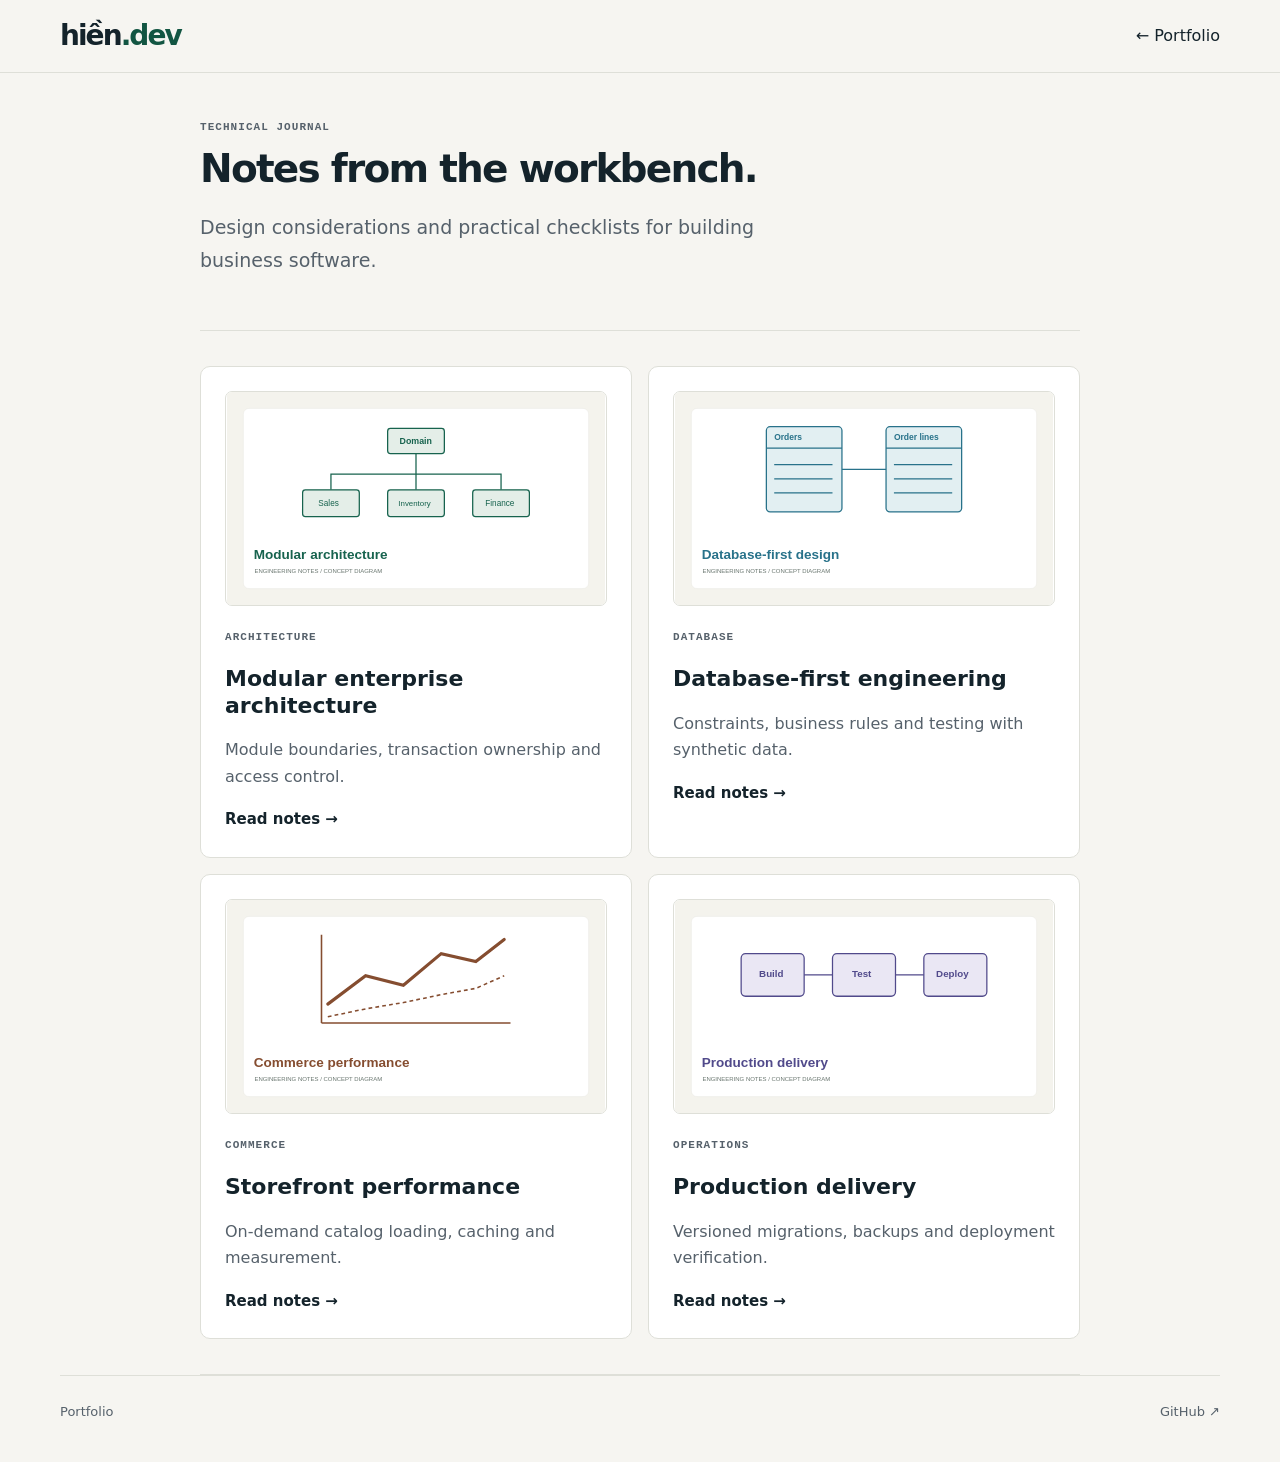
<file: docs/blog.html>
<!doctype html><html lang="en" data-theme="light"><head><meta charset="utf-8"><meta name="viewport" content="width=device-width,initial-scale=1"><title>Technical journal | Hiền</title><meta name="description" content="Practical engineering notes about enterprise systems, databases and commerce."><link rel="stylesheet" href="style.css?v=7"><script>try{document.documentElement.dataset.theme=localStorage.getItem("portfolio-theme-v4")==="dark"?"dark":"light"}catch(e){}</script><link rel="icon" type="image/svg+xml" href="images/favicon.svg"></head><body><header><nav class="shell"><a class="brand" href="index.html">hiền<span>.dev</span></a><a href="index.html">← Portfolio</a></nav></header><main class="shell notes-page"><section><p class="eyebrow">TECHNICAL JOURNAL</p><h1 class="section-title">Notes from the workbench.</h1><p class="lead">Design considerations and practical checklists for building business software.</p></section><section class="journal-grid"><article class="panel journal-card"><img src="images/note-architecture.svg" width="1200" height="675" loading="lazy" alt=""><span class="eyebrow">ARCHITECTURE</span><h2>Modular enterprise architecture</h2><p>Module boundaries, transaction ownership and access control.</p><a class="text-link" href="engineering.html#modular">Read notes →</a></article><article class="panel journal-card"><img src="images/note-database.svg" width="1200" height="675" loading="lazy" alt=""><span class="eyebrow">DATABASE</span><h2>Database-first engineering</h2><p>Constraints, business rules and testing with synthetic data.</p><a class="text-link" href="engineering.html#database">Read notes →</a></article><article class="panel journal-card"><img src="images/note-commerce.svg" width="1200" height="675" loading="lazy" alt=""><span class="eyebrow">COMMERCE</span><h2>Storefront performance</h2><p>On-demand catalog loading, caching and measurement.</p><a class="text-link" href="engineering.html#performance">Read notes →</a></article><article class="panel journal-card"><img src="images/note-operations.svg" width="1200" height="675" loading="lazy" alt=""><span class="eyebrow">OPERATIONS</span><h2>Production delivery</h2><p>Versioned migrations, backups and deployment verification.</p><a class="text-link" href="engineering.html#delivery">Read notes →</a></article></section></main><footer class="shell"><a href="index.html">Portfolio</a><a href="https://github.com/tranngochien89">GitHub ↗</a></footer></body></html>
</file>
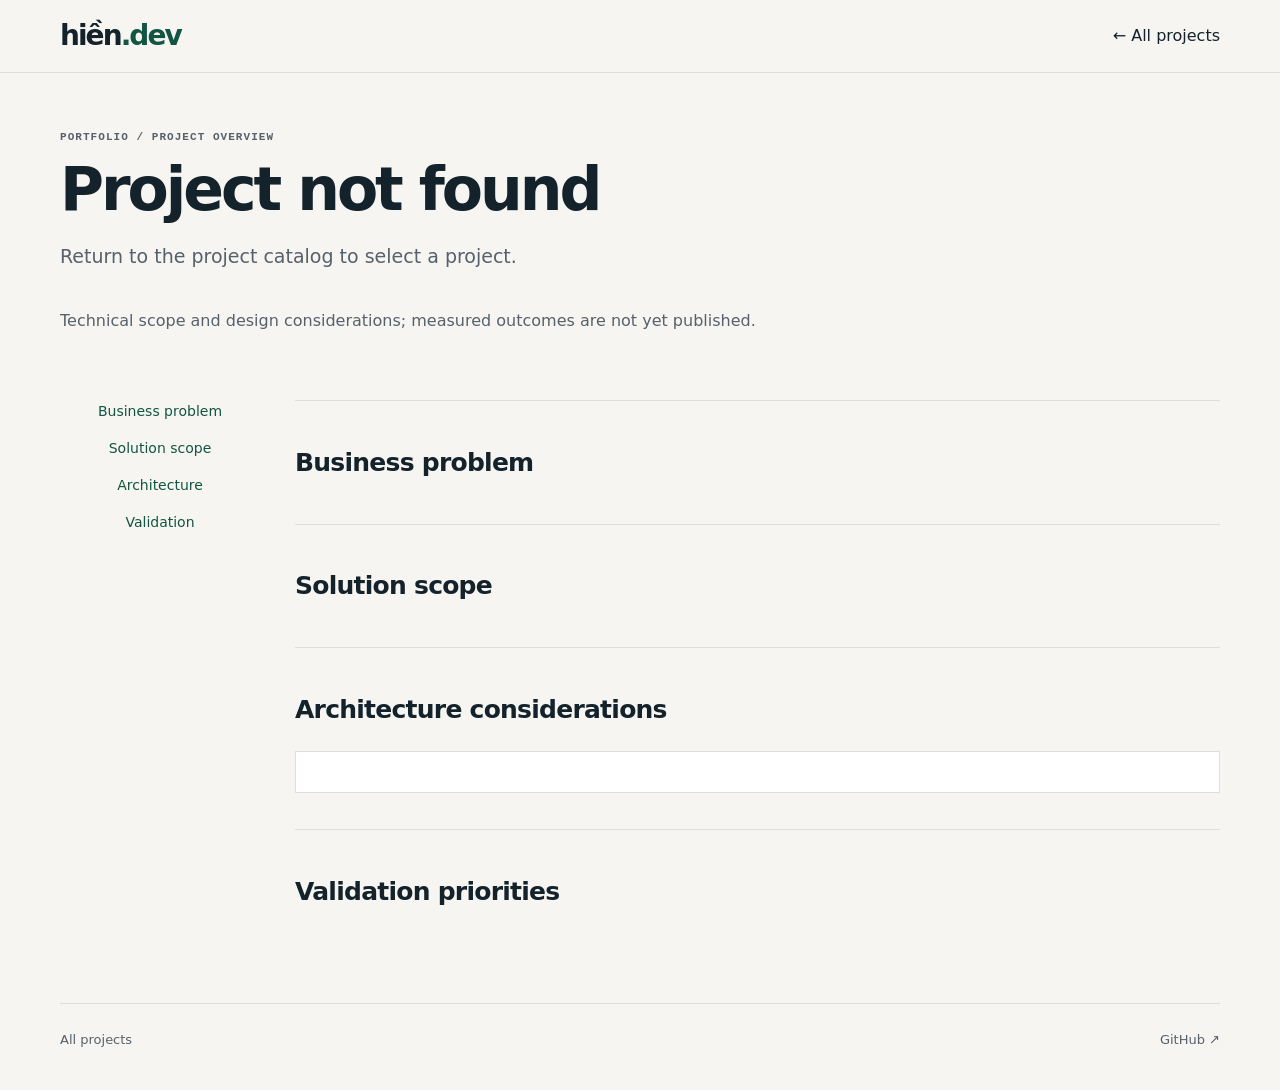
<file: docs/case-study.html>
<!doctype html><html lang="en" data-theme="light"><head><meta charset="utf-8"><meta name="viewport" content="width=device-width,initial-scale=1"><title>Project detail | Hiền</title><meta name="description" content="Technical project overview and design considerations."><meta name="robots" content="noindex,follow"><link rel="stylesheet" href="style.css?v=7"><link rel="icon" type="image/svg+xml" href="images/favicon.svg"></head><body><header><nav class="shell"><a class="brand" href="index.html">hiền<span>.dev</span></a><a href="projects.html">← All projects</a></nav></header><main class="shell"><div class="case-intro"><p class="eyebrow">PORTFOLIO / PROJECT OVERVIEW</p><h1 id="title">Project overview</h1><p id="summary" class="lead"></p><div id="stack" class="tags"></div><p class="muted">Technical scope and design considerations; measured outcomes are not yet published.</p></div><div class="case-layout"><nav class="case-nav" aria-label="Project sections"><a href="#problem">Business problem</a><a href="#solution">Solution scope</a><a href="#architecture">Architecture</a><a href="#validation">Validation</a></nav><div class="case-content"><section id="problem"><h2>Business problem</h2><p id="problem-text"></p></section><section id="solution"><h2>Solution scope</h2><p id="solution-text"></p></section><section id="architecture"><h2>Architecture considerations</h2><pre id="architecture-text"></pre></section><section id="validation"><h2>Validation priorities</h2><p id="validation-text"></p><a id="source" hidden>Public repository ↗</a></section></div></div></main><footer class="shell"><a href="projects.html">All projects</a><a href="https://github.com/tranngochien89">GitHub ↗</a></footer><script src="case-study.js?v=7"></script></body></html>
</file>
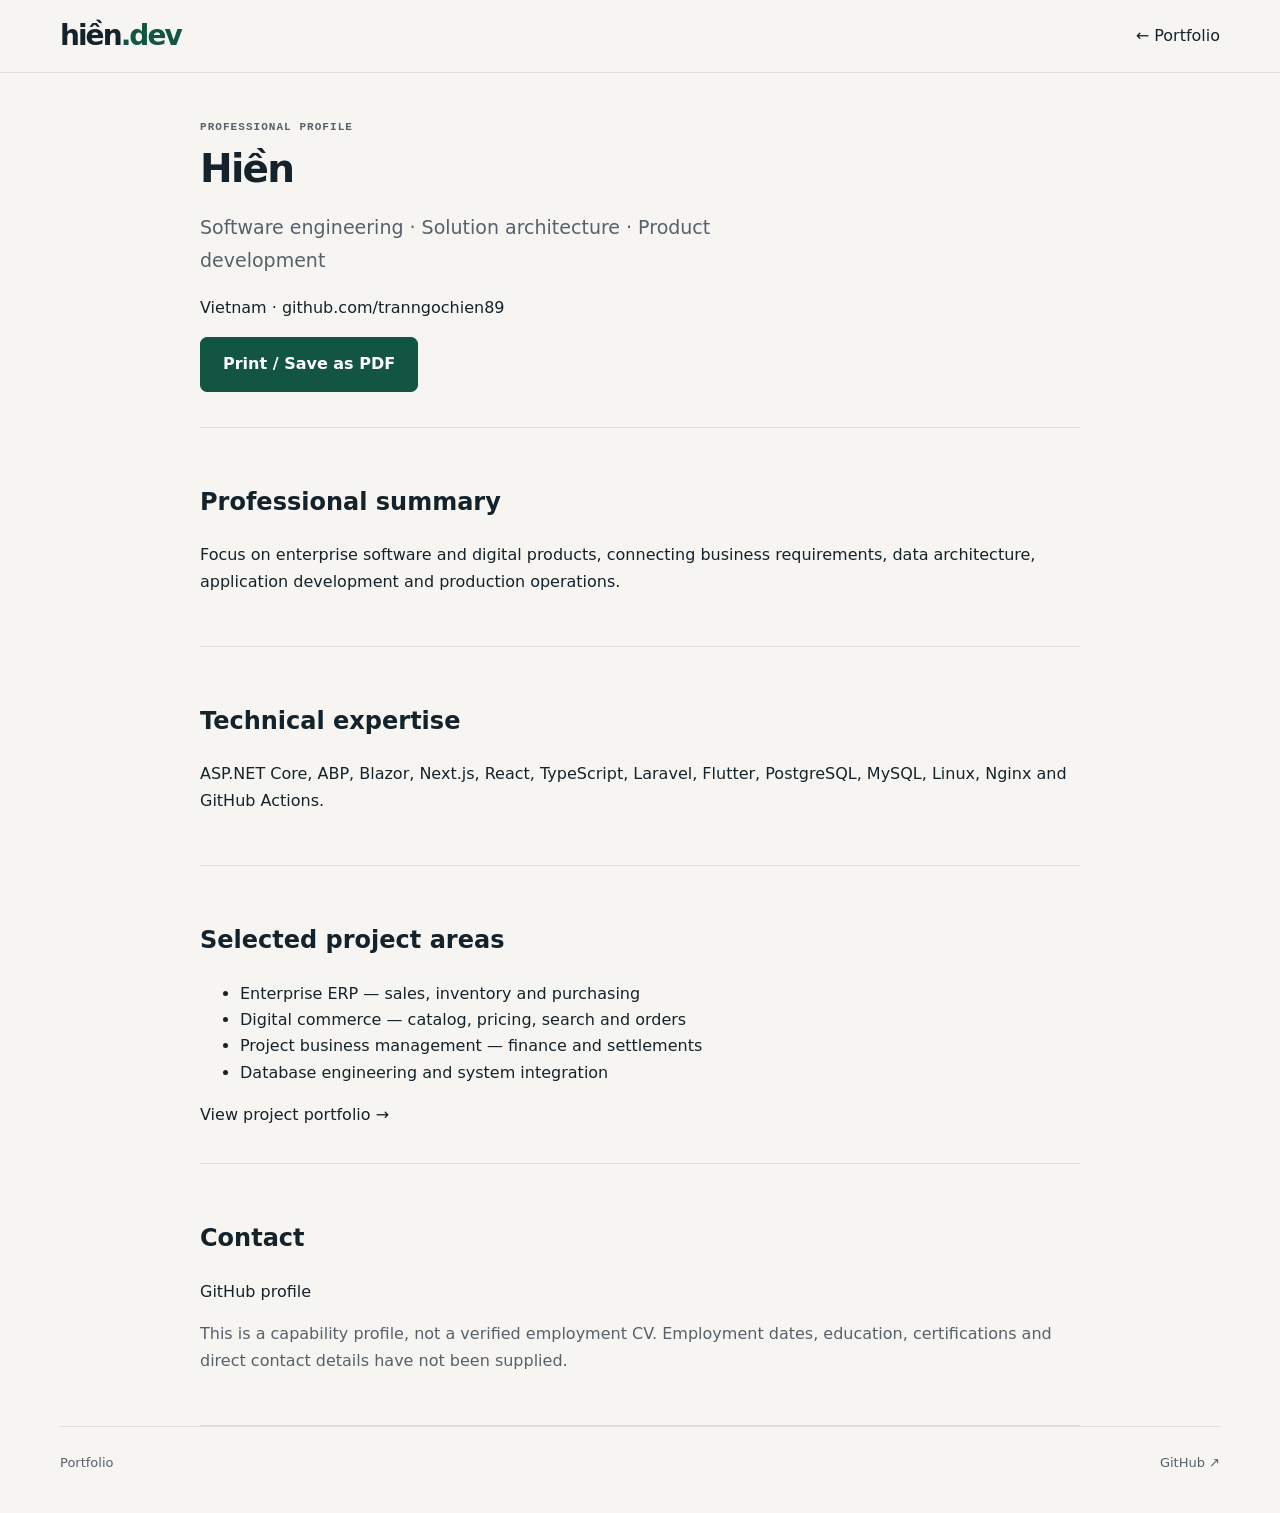
<file: docs/cv.html>
<!doctype html><html lang="en" data-theme="light"><head><meta charset="utf-8"><meta name="viewport" content="width=device-width,initial-scale=1"><title>Professional profile | Hiền</title><meta name="description" content="Software engineering capabilities and project focus."><link rel="stylesheet" href="style.css?v=7"><script>try{document.documentElement.dataset.theme=localStorage.getItem("portfolio-theme-v4")==="dark"?"dark":"light"}catch(e){}</script><link rel="icon" type="image/svg+xml" href="images/favicon.svg"></head><body><header><nav class="shell"><a class="brand" href="index.html">hiền<span>.dev</span></a><a href="index.html">← Portfolio</a></nav></header><main class="shell notes-page"><section><p class="eyebrow">PROFESSIONAL PROFILE</p><h1 class="section-title">Hiền</h1><p class="lead">Software engineering · Solution architecture · Product development</p><p>Vietnam · <a href="https://github.com/tranngochien89">github.com/tranngochien89</a></p><button class="btn no-print" id="print-cv">Print / Save as PDF</button><script>document.getElementById("print-cv").addEventListener("click",()=>window.print())</script></section><section><h2>Professional summary</h2><p>Focus on enterprise software and digital products, connecting business requirements, data architecture, application development and production operations.</p></section><section><h2>Technical expertise</h2><p>ASP.NET Core, ABP, Blazor, Next.js, React, TypeScript, Laravel, Flutter, PostgreSQL, MySQL, Linux, Nginx and GitHub Actions.</p></section><section><h2>Selected project areas</h2><ul><li>Enterprise ERP — sales, inventory and purchasing</li><li>Digital commerce — catalog, pricing, search and orders</li><li>Project business management — finance and settlements</li><li>Database engineering and system integration</li></ul><a href="projects.html">View project portfolio →</a></section><section><h2>Contact</h2><p><a href="https://github.com/tranngochien89">GitHub profile</a></p><p class="muted">This is a capability profile, not a verified employment CV. Employment dates, education, certifications and direct contact details have not been supplied.</p></section></main><footer class="shell"><a href="index.html">Portfolio</a><a href="https://github.com/tranngochien89">GitHub ↗</a></footer></body></html>
</file>
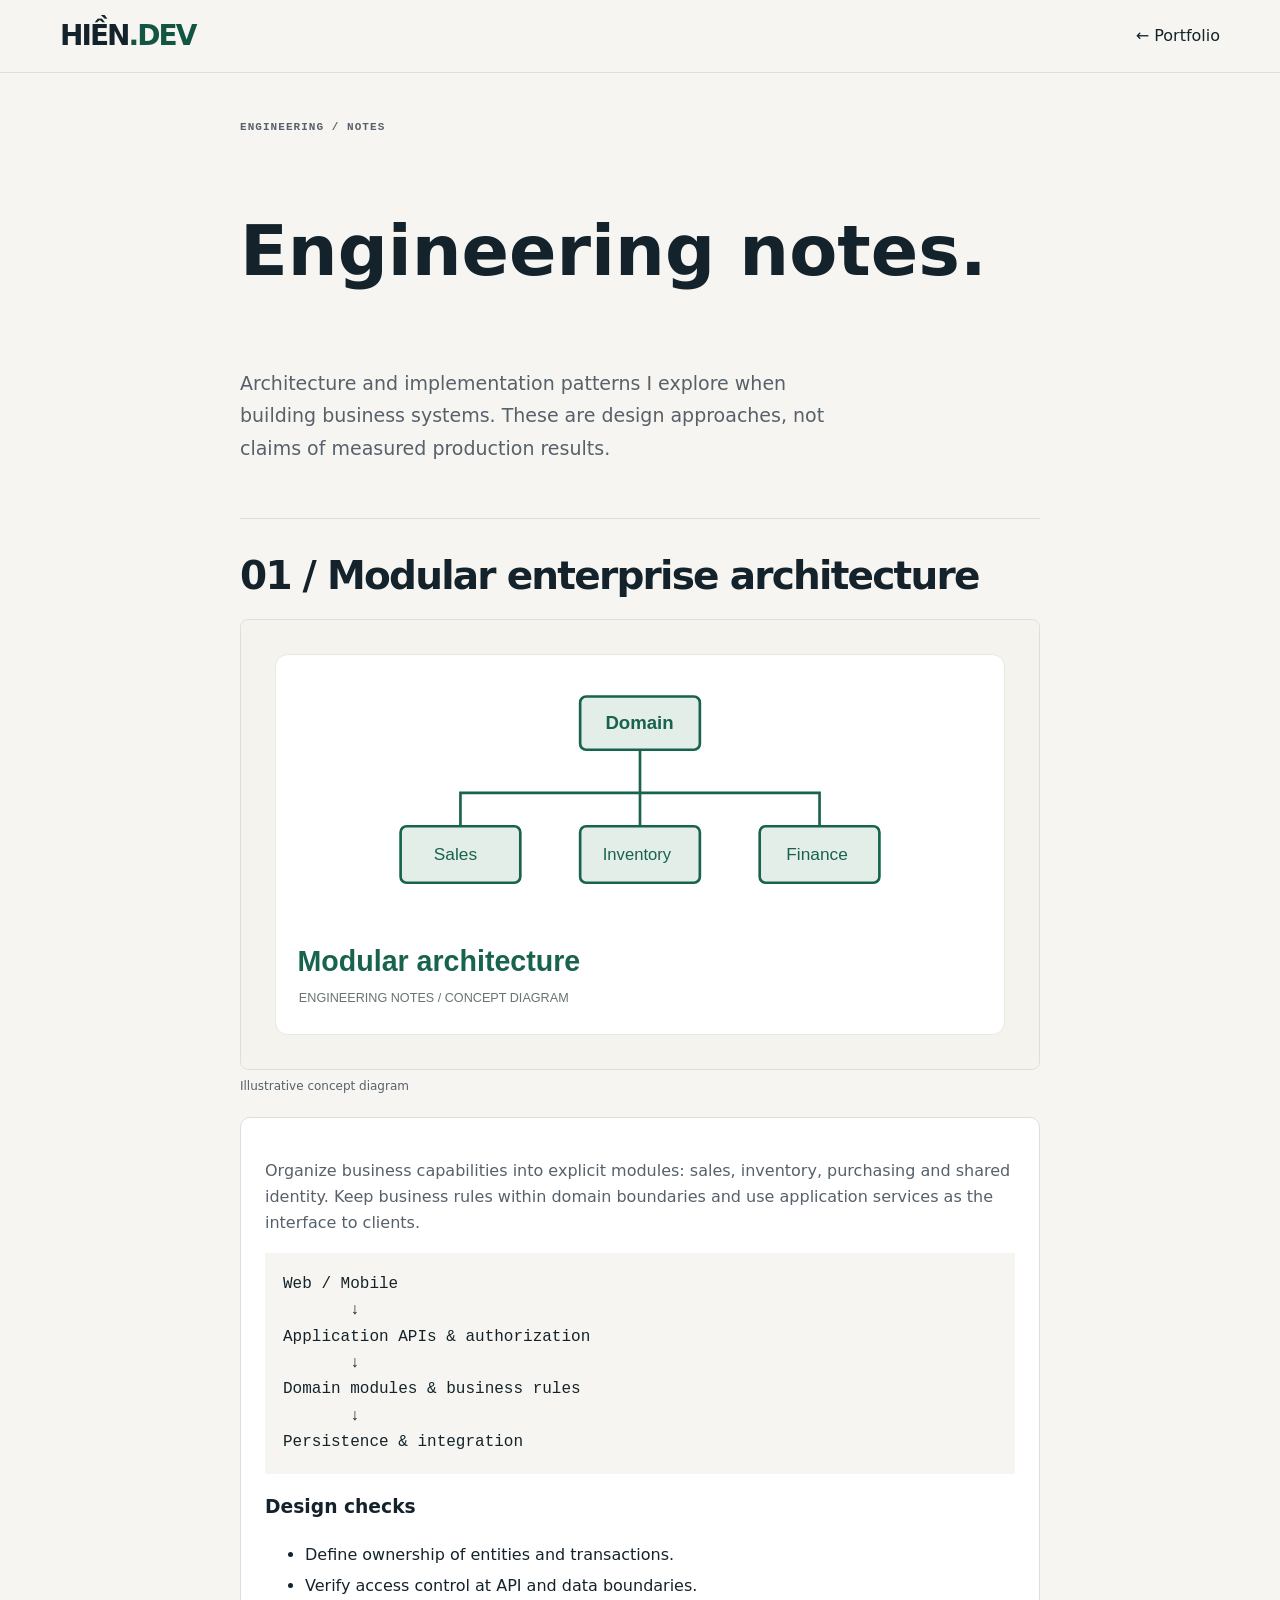
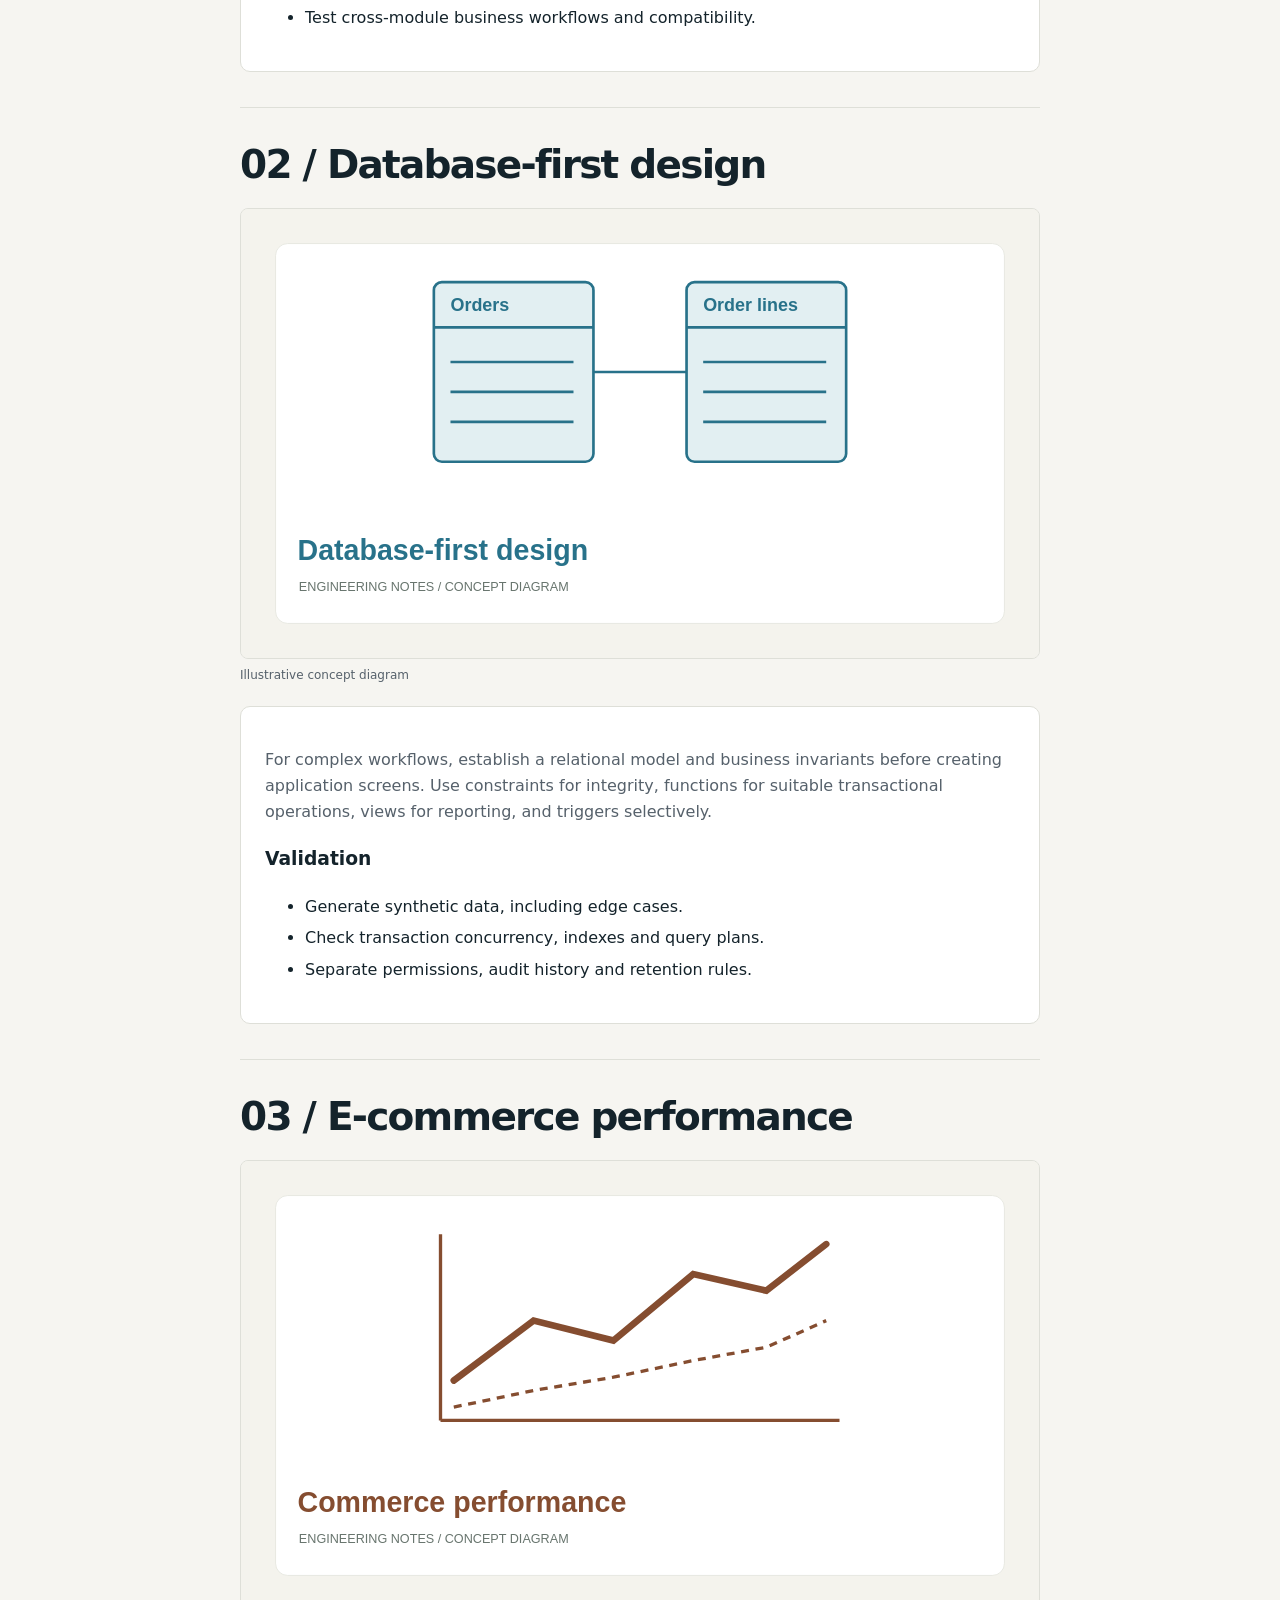
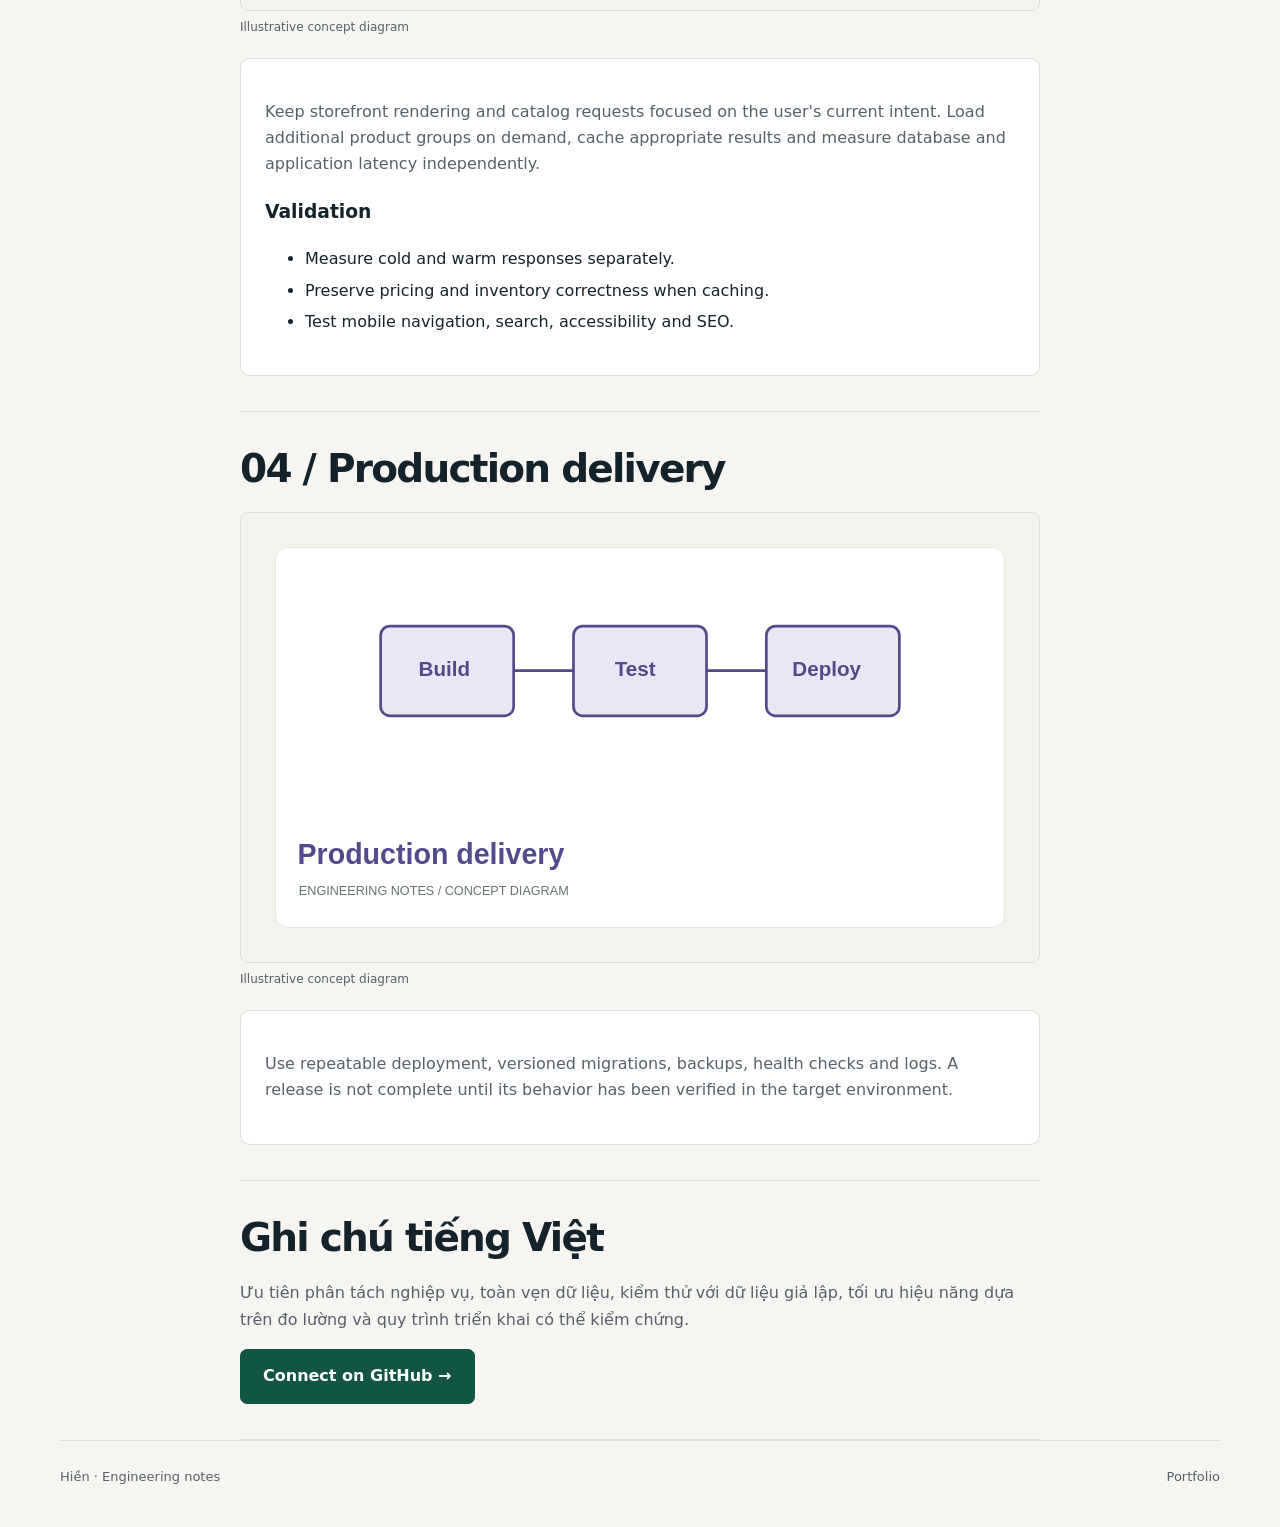
<file: docs/engineering.html>
<!doctype html><html lang="en"><head><meta charset="utf-8"><meta name="viewport" content="width=device-width,initial-scale=1"><title>Engineering Notes | Hiền</title><meta name="description" content="Engineering approaches to enterprise software, data integrity and production delivery."><link rel="canonical" href="https://tranngochien89.github.io/tranngochien89/engineering.html"><link rel="stylesheet" href="style.css?v=7"><style>.notes-page{max-width:800px}.notes-page section{padding:35px 0;border-bottom:1px solid var(--line)}.notes-page pre{background:var(--bg);padding:18px;overflow:auto}</style><script>try{document.documentElement.dataset.theme=localStorage.getItem("portfolio-theme-v4")==="dark"?"dark":"light"}catch(e){}</script><link rel="icon" type="image/svg+xml" href="images/favicon.svg"></head><body><header><nav class="shell"><a class="brand" href="index.html">HIỀN<span>.DEV</span></a><a href="index.html">← Portfolio</a></nav></header><main class="shell notes-page"><section><p class="eyebrow">ENGINEERING / NOTES</p><h1 style="font-size:clamp(38px,7vw,70px)">Engineering notes<span>.</span></h1><p class="lead">Architecture and implementation patterns I explore when building business systems. These are design approaches, not claims of measured production results.</p></section><section id="modular"><h2 class="section-title">01 / Modular enterprise architecture</h2><figure class="note-figure"><img src="images/note-architecture.svg" width="1200" height="675" loading="lazy" alt=""><figcaption>Illustrative concept diagram</figcaption></figure><div class="panel"><p>Organize business capabilities into explicit modules: sales, inventory, purchasing and shared identity. Keep business rules within domain boundaries and use application services as the interface to clients.</p><pre style="white-space:pre-wrap">Web / Mobile
       ↓
Application APIs &amp; authorization
       ↓
Domain modules &amp; business rules
       ↓
Persistence &amp; integration</pre><h3>Design checks</h3><ul><li>Define ownership of entities and transactions.</li><li>Verify access control at API and data boundaries.</li><li>Test cross-module business workflows and compatibility.</li></ul></div></section><section id="database"><h2 class="section-title">02 / Database-first design</h2><figure class="note-figure"><img src="images/note-database.svg" width="1200" height="675" loading="lazy" alt=""><figcaption>Illustrative concept diagram</figcaption></figure><div class="panel"><p>For complex workflows, establish a relational model and business invariants before creating application screens. Use constraints for integrity, functions for suitable transactional operations, views for reporting, and triggers selectively.</p><h3>Validation</h3><ul><li>Generate synthetic data, including edge cases.</li><li>Check transaction concurrency, indexes and query plans.</li><li>Separate permissions, audit history and retention rules.</li></ul></div></section><section id="performance"><h2 class="section-title">03 / E-commerce performance</h2><figure class="note-figure"><img src="images/note-commerce.svg" width="1200" height="675" loading="lazy" alt=""><figcaption>Illustrative concept diagram</figcaption></figure><div class="panel"><p>Keep storefront rendering and catalog requests focused on the user's current intent. Load additional product groups on demand, cache appropriate results and measure database and application latency independently.</p><h3>Validation</h3><ul><li>Measure cold and warm responses separately.</li><li>Preserve pricing and inventory correctness when caching.</li><li>Test mobile navigation, search, accessibility and SEO.</li></ul></div></section><section id="delivery"><h2 class="section-title">04 / Production delivery</h2><figure class="note-figure"><img src="images/note-operations.svg" width="1200" height="675" loading="lazy" alt=""><figcaption>Illustrative concept diagram</figcaption></figure><div class="panel"><p>Use repeatable deployment, versioned migrations, backups, health checks and logs. A release is not complete until its behavior has been verified in the target environment.</p></div></section><section><h2 class="section-title">Ghi chú tiếng Việt</h2><p class="muted">Ưu tiên phân tách nghiệp vụ, toàn vẹn dữ liệu, kiểm thử với dữ liệu giả lập, tối ưu hiệu năng dựa trên đo lường và quy trình triển khai có thể kiểm chứng.</p><a class="btn" href="index.html#contact">Connect on GitHub →</a></section></main><footer class="shell"><span>Hiền · Engineering notes</span><a href="index.html">Portfolio</a></footer></body></html>
</file>
<file: docs/style.css>
/* V2 — Editorial portfolio. No external assets or fonts. */
:root{color-scheme:light;--bg:#f5f4ef;--paper:#fff;--ink:#19232c;--muted:#56616b;--line:#d1d4ce;--accent:#214e45;--button:#214e45;--inverse:#fff}
[data-theme=dark]{color-scheme:dark;--bg:#171e20;--paper:#202a2c;--ink:#f3f3ed;--muted:#b8c1bf;--line:#394846;--accent:#a3d7c1;--button:#a3d7c1;--inverse:#192b25}
*{box-sizing:border-box}html{scroll-behavior:smooth;scroll-padding-top:90px}body{margin:0;background:var(--bg);color:var(--ink);font:16px/1.65 system-ui,-apple-system,"Segoe UI",sans-serif}a{color:inherit;text-decoration:none}button{font:inherit;color:inherit;cursor:pointer}a:focus-visible,button:focus-visible{outline:3px solid var(--accent);outline-offset:4px}.shell{width:min(1160px,calc(100% - 64px));margin-inline:auto}.skip{position:absolute;left:-9999px}.skip:focus{left:12px;top:12px;background:var(--paper);padding:12px;z-index:100}header{position:sticky;top:0;z-index:10;background:var(--bg);border-bottom:1px solid var(--line)}nav{min-height:76px;display:flex;align-items:center;justify-content:space-between;gap:24px}.brand{font-size:26px;font-weight:800;letter-spacing:-.07em;white-space:nowrap}.brand span{color:var(--accent)}.brand small{font-size:12px;letter-spacing:0;color:var(--muted);font-weight:500}#navlinks,.controls,.actions{display:flex;align-items:center;gap:24px}#navlinks a,.nav-contact{font-size:14px;font-weight:600;white-space:nowrap}#navlinks a:hover,#navlinks a[aria-current=location],.text-link:hover{color:var(--accent);text-decoration:underline;text-underline-offset:5px}.controls{gap:9px}.controls button,#menu{border:1px solid var(--line);border-radius:4px;background:transparent;padding:6px 10px;font-size:13px}.nav-contact{margin-left:8px;border-bottom:1px solid var(--accent);color:var(--accent)}#menu{display:none}.btn{display:inline-flex;align-items:center;justify-content:center;background:var(--button);color:var(--inverse);padding:13px 22px;border:1px solid var(--button);border-radius:4px;font-weight:650;transition:transform .2s}.btn:hover{transform:translateY(-2px)}.text-link{font-size:15px;font-weight:650}.hero{display:grid;grid-template-columns:1.55fr 1fr;align-items:center;gap:clamp(30px,6vw,90px);padding:85px 0 74px}.eyebrow,.section-label>span,.folio-caption,.status{font:600 11px/1.5 ui-monospace,SFMono-Regular,Consolas,monospace;letter-spacing:.095em;color:var(--muted);text-transform:uppercase}.dot{display:inline-block;width:8px;height:8px;border-radius:50%;background:var(--accent);margin-right:9px}.hero h1{font-size:clamp(42px,6vw,76px);line-height:1.06;letter-spacing:-.065em;font-weight:730;margin:22px 0 24px;max-width:780px}.lead{font-size:19px;line-height:1.7;color:var(--muted);max-width:620px}.actions{margin-top:28px;flex-wrap:wrap}.hero-aside{min-width:0}.folio-mark{aspect-ratio:1.08;background:#214e45;color:#f7f5e9;display:flex;flex-direction:column;justify-content:space-between;padding:28px;overflow:hidden;position:relative}.folio-mark:after{content:"";width:75%;aspect-ratio:1;position:absolute;right:-25%;bottom:-27%;border:1px solid #c9d7b8;border-radius:50%;box-shadow:0 0 0 22px #ffffff08,0 0 0 45px #ffffff08}.folio-mark>span{font-family:Georgia,serif;font-size:clamp(95px,16vw,205px);line-height:.9;letter-spacing:-.09em;position:relative;z-index:1}.folio-mark small{font:500 11px ui-monospace,monospace;letter-spacing:.15em;z-index:1}.folio-caption{display:flex;justify-content:space-between;gap:8px;border-bottom:1px solid var(--line);padding:11px 0}.hero-aside>p{color:var(--muted);font-size:14px;max-width:300px;margin-bottom:0}.editorial,.work{padding:54px 0;border-top:1px solid var(--line)}.editorial{display:grid;grid-template-columns:1fr 2.8fr;gap:40px}.section-label h2{font-size:15px;letter-spacing:-.015em;margin:8px 0}.section-label>span{color:var(--accent)}.about-content h3,.section-title{font-size:clamp(27px,3.3vw,43px);line-height:1.15;letter-spacing:-.045em;margin:0 0 20px;font-weight:700}.about-content p{font-size:18px;max-width:720px;color:var(--muted)}.section-head{display:grid;grid-template-columns:1.4fr 1fr;gap:36px;align-items:end}.section-head .section-title{margin-bottom:0}.muted{color:var(--muted)}.filters{display:flex;flex-wrap:wrap;gap:8px;margin:28px 0 12px}.filters button{background:transparent;border:1px solid var(--line);border-radius:3px;padding:6px 13px;font-size:13px}.filters button[aria-pressed=true]{background:var(--button);color:var(--inverse);border-color:var(--button)}.project-grid{display:grid;grid-template-columns:1fr 1fr;column-gap:42px}.project{border-top:1px solid var(--line);display:grid;grid-template-columns:48px 1fr;gap:14px;padding:24px 0;align-content:start}.project-index{font:500 12px ui-monospace,monospace;color:var(--accent);padding-top:5px}.project h3{font-size:24px;line-height:1.15;letter-spacing:-.035em;margin:9px 0 12px}.project p{color:var(--muted);font-size:15px;margin:0 0 15px}.project-body a{font-size:14px;color:var(--accent);font-weight:650;text-decoration:underline;text-underline-offset:4px}.tags{display:flex;flex-wrap:wrap;gap:5px 12px}.tags span{font-size:12px;color:var(--muted);border-bottom:1px solid var(--line);padding-bottom:2px}.skill-grid{display:grid;grid-template-columns:1fr 1fr;gap:0 25px}.skill{border-top:1px solid var(--line);padding:19px 0;display:grid;grid-template-columns:26px 1fr;gap:7px 12px;align-items:center}.skill .symbol{color:var(--accent);width:24px;height:24px}.symbol svg{width:24px;height:24px}.skill h3{margin:0;font-size:17px;letter-spacing:-.02em}.skill .tags{grid-column:2}.steps{display:grid;grid-template-columns:repeat(5,1fr);border-top:1px solid var(--line);border-bottom:1px solid var(--line)}.step{padding:18px 10px 18px 0;font-size:14px;font-weight:600;line-height:1.4}.step b{display:block;font:500 12px ui-monospace,monospace;color:var(--accent);margin-bottom:12px}.quote{font-family:Georgia,serif;font-size:25px;line-height:1.45;color:var(--accent);margin:24px 0 0}.insight-grid{display:flex;flex-direction:column}.insight{display:grid;grid-template-columns:35px 1fr 25px;gap:12px;align-items:center;border-top:1px solid var(--line);padding:19px 0}.insight>span{color:var(--accent);font-size:13px}.insight h3{margin:0;font-size:18px;font-weight:600}.insight:hover h3{text-decoration:underline;text-underline-offset:4px}.contact{background:#214e45;color:#f8f7ef;padding:48px;margin:10px 0 36px}.contact .eyebrow{color:#d3e5d8}.contact h2{font-size:clamp(35px,5vw,61px);letter-spacing:-.05em;line-height:1.1;max-width:770px;margin:12px 0}.contact p{color:#e1e9e0}.contact .btn{background:#f8f7ef;color:#214e45;border-color:#f8f7ef;margin-top:12px}footer{border-top:1px solid var(--line);display:flex;justify-content:space-between;gap:25px;padding:25px 0 40px;font-size:13px;color:var(--muted)}footer p{margin:3px 0}.site-footer>div:nth-child(2){display:flex;flex-wrap:wrap;gap:18px;align-items:center}.panel{background:var(--paper);padding:24px;border:1px solid var(--line)}.panel p{color:var(--muted)}main>section:not([id]){padding:35px 0;border-bottom:1px solid var(--line)}main>section:not([id]) pre{background:var(--bg);padding:18px;overflow:auto}.panel li{margin:5px 0}
@media(max-width:940px){#menu{display:block;margin-left:auto}#navlinks{display:none;position:absolute;top:76px;left:0;right:0;padding:22px 32px;background:var(--bg);border-bottom:1px solid var(--line);flex-direction:column;align-items:flex-start}#navlinks.open{display:flex}.nav-contact{display:none}.hero{gap:30px;padding:58px 0}.editorial{grid-template-columns:1fr 3fr;gap:22px}.steps{grid-template-columns:repeat(3,1fr)}}
@media(max-width:650px){.shell{width:calc(100% - 32px)}nav{gap:10px;min-height:65px}#navlinks{top:65px;padding:18px 16px}.brand small{display:none}.hero{grid-template-columns:1fr;padding:42px 0;gap:30px}.hero h1{font-size:clamp(40px,10vw,58px)}.lead{font-size:17px}.folio-mark{aspect-ratio:1.8;padding:20px}.folio-mark>span{font-size:110px}.editorial,.section-head{grid-template-columns:1fr;gap:18px}.editorial,.work{padding:34px 0}.project-grid,.skill-grid{grid-template-columns:1fr}.project{grid-template-columns:35px 1fr}.section-label{display:flex;align-items:center;gap:10px}.section-label h2{margin:0}.section-head .muted{margin:0}.steps{grid-template-columns:repeat(2,1fr)}.contact{padding:28px 20px}footer{flex-direction:column;gap:15px}.site-footer>div:nth-child(2){gap:14px}}
@media(prefers-reduced-motion:reduce){html{scroll-behavior:auto}*{transition:none!important}}

/* V3: approved warm editorial layout */
.hero{grid-template-columns:1.1fr 1fr;gap:42px;padding:48px 0 28px}.hero h1{font-size:clamp(42px,5.7vw,70px);max-width:680px;color:var(--ink)}.hero h1::first-line{color:var(--ink)}.hero .eyebrow{display:inline-block;border:1px solid var(--line);padding:8px 12px;border-radius:20px}.btn{border-radius:7px}.btn.secondary{background:transparent;color:var(--accent);border-color:var(--accent)}.profile-art{min-height:365px;background:radial-gradient(ellipse at 80% 20%,#527b6c,#214e45 55%,#173d35);border-radius:120px 12px 12px 12px;display:flex;align-items:flex-end;padding:32px;color:#fff;overflow:hidden}.profile-art-inner{display:flex;flex-direction:column;gap:10px}.profile-initial{font:120px/.8 Georgia,serif;letter-spacing:-.1em}.profile-art strong{font-size:28px}.profile-art a{font-size:12px;text-decoration:underline}.expertise-strip{display:grid;grid-template-columns:repeat(4,1fr);gap:16px;padding:22px 0 30px}.expertise-strip div{border-left:2px solid var(--accent);padding-left:12px}.expertise-strip b,.expertise-strip small{display:block}.expertise-strip small{color:var(--muted);font-size:12px}.about-v3{grid-template-columns:1fr 2fr}.section-head{grid-template-columns:1fr auto}.project-grid{grid-template-columns:repeat(3,minmax(0,1fr));gap:20px}.project{display:flex;flex-direction:column;gap:0;border:1px solid var(--line);border-radius:12px;overflow:hidden;padding:0;background:var(--paper)}.project:hover{border-color:var(--accent)}.project-body{padding:18px;flex:1}.project h3{font-size:21px}.project-visual{aspect-ratio:1.75;display:flex;align-items:center;justify-content:center;background:#e1ebe5;color:#214e45;border-bottom:1px solid var(--line);padding:20px}.project-visual svg{width:100%;height:100%;max-height:145px}.project-visual[data-kind="ECOM"]{background:#f1e4d8;color:#855735}.project-visual[data-kind="PBM"]{background:#e7e5f1;color:#514b82}.project-visual[data-kind="MED"]{background:#dce9ee;color:#346879}.project-visual[data-kind="MFG"]{background:#eee5d3;color:#86602b}.project-visual[data-kind="MEM"]{background:#eae1de;color:#805b54}.project-body .tags span{border:1px solid var(--line);border-radius:5px;padding:2px 7px}.project-body .tags{gap:5px}.project-body .status{font-size:10px}.project-links{display:flex;flex-wrap:wrap;gap:14px;margin-top:17px}.project-links a{font-size:13px}.project-caption{font-size:10px;color:var(--muted);margin:0;padding:6px 18px;border-bottom:1px solid var(--line)}.catalog-intro{padding:55px 0 20px}.catalog-intro h1,.case-intro h1{font-size:clamp(38px,5vw,60px);line-height:1.08;letter-spacing:-.05em;margin:10px 0}.case-intro{padding:45px 0 25px}.case-layout{display:grid;grid-template-columns:200px 1fr;gap:35px;padding:25px 0 50px}.case-nav{display:flex;flex-direction:column;gap:14px;align-self:start;position:sticky;top:95px}.case-nav a{color:var(--accent);font-size:14px}.case-content section{padding:20px 0;border-top:1px solid var(--line)}.case-content h2{font-size:25px;letter-spacing:-.03em}.case-content p,.case-content li{color:var(--muted)}.case-content pre{white-space:pre-wrap;background:var(--paper);padding:20px;border:1px solid var(--line)}.case-intro .project-visual{max-width:480px;border-radius:12px}.contact{border-radius:10px}.notes-page .panel{border-radius:10px}.site-footer{align-items:flex-start}
@media(max-width:940px){.project-grid{grid-template-columns:repeat(2,minmax(0,1fr))}.hero{gap:20px}.profile-art{min-height:300px}.expertise-strip{grid-template-columns:1fr 1fr}}
@media(max-width:650px){.hero{grid-template-columns:1fr;padding:36px 0 22px}.hero h1{font-size:clamp(38px,10vw,56px)}.profile-art{min-height:230px;border-radius:70px 8px 8px 8px;padding:24px}.profile-initial{font-size:90px}.expertise-strip{gap:14px}.expertise-strip b{font-size:13px}.expertise-strip small{font-size:11px}.about-v3,.section-head,.case-layout{grid-template-columns:1fr;gap:15px}.project-grid{grid-template-columns:1fr}.case-nav{position:static;flex-direction:row;flex-wrap:wrap}.catalog-intro{padding-top:30px}}

/* V3.1 — visual fidelity to approved mockup; demo photos are explicitly labeled */
:root{--bg:#f6f5f1;--paper:#fbfaf7;--ink:#14232b;--accent:#125542;--button:#125542;--line:#dcded7}
[data-theme=dark]{--bg:#171e20;--paper:#202a2c;--ink:#f3f3ed;--accent:#a3d7c1;--button:#a3d7c1;--line:#394846}
.hero{grid-template-columns:1fr 1fr;gap:32px;padding:40px 0 0;align-items:center}.hero h1{font-size:clamp(44px,5.25vw,68px);line-height:1.04;letter-spacing:-.065em;margin:24px 0}.hero h1 em{font-style:normal;color:var(--accent)}.hero .lead{font-size:17px;max-width:500px}.hero-photo{margin:0;position:relative;overflow:hidden;border-radius:100px 8px 8px 8px}.hero-photo img{display:block;width:100%;height:clamp(330px,43vw,520px);object-fit:cover;object-position:center 45%}.hero-photo figcaption{position:absolute;bottom:0;left:0;right:0;background:#14232bd9;color:white;font-size:11px;padding:5px 12px;text-align:center}.expertise-strip{padding:25px 0 35px;gap:25px}.expertise-strip div{border-left:0;padding-left:0}.expertise-strip b{font-size:15px}.about-v4{grid-template-columns:1fr 1.35fr;gap:60px;align-items:start;padding:42px 0}.about-heading .section-title{max-width:380px}.about-content>p{font-size:17px;margin:0 0 20px}.about-pillars{display:grid;grid-template-columns:repeat(3,1fr);gap:10px}.about-pillars>div{border:1px solid var(--line);border-radius:8px;background:var(--paper);padding:12px;display:grid;grid-template-columns:22px 1fr;align-items:center;gap:2px 6px}.about-pillars span{grid-row:1/3;font-size:19px;color:var(--accent)}.about-pillars b{font-size:12px;line-height:1.3}.about-pillars small{font-size:10px;line-height:1.4;color:var(--muted)}.project-grid{gap:18px}.project{border-radius:12px}.project-visual.demo-visual{padding:0;overflow:hidden;aspect-ratio:1.72}.demo-visual img{width:100%;height:100%;object-fit:cover;display:block}.project-caption{font-size:10px;padding:5px 12px}.project-body{padding:16px}.project-body h3{margin:8px 0;font-size:20px}.project-body p{font-size:14px}.project-links a:first-child{display:inline-block;text-decoration:none;border:1px solid var(--line);border-radius:5px;padding:5px 9px}.contact{background:#125542}.site-footer{padding-top:20px}
@media(max-width:940px){.about-v4{gap:25px}.about-pillars{grid-template-columns:1fr}.hero-photo img{height:350px}}
@media(max-width:650px){.hero{grid-template-columns:1fr;gap:24px;padding:30px 0 0}.hero h1{font-size:clamp(40px,10vw,54px)}.hero-photo{border-radius:65px 8px 8px 8px}.hero-photo img{height:340px}.about-v4{grid-template-columns:1fr;gap:12px}.about-pillars{grid-template-columns:1fr}.expertise-strip{gap:18px}.project-grid{grid-template-columns:1fr}}

/* V3.2 — final layout polish */
:root{--bg:#f6f5f1;--paper:#fff;--line:#dedfd8}
[data-theme=dark]{--bg:#171e20;--paper:#202a2c;--line:#394846}
nav{min-height:72px}.brand{font-size:28px;font-weight:800}.nav-contact{background:var(--button);color:var(--inverse);padding:9px 15px;border-radius:6px;border:0}.controls button{border-radius:6px;min-width:34px;min-height:34px}
.hero{gap:36px;padding-top:32px}.hero h1{max-width:620px;font-size:clamp(43px,5.2vw,67px);letter-spacing:-.055em}.hero .lead{line-height:1.65;color:var(--muted)}
.hero-photo img{height:clamp(340px,39vw,465px)}.hero-photo{border-radius:100px 10px 10px 10px}
.expertise-strip{padding:24px 0 32px;gap:22px}.expertise-strip>div{display:flex;gap:12px;align-items:center}.expertise-strip svg{width:30px;height:30px;flex:0 0 30px;color:var(--accent)}
.about-v4{padding:38px 0;gap:42px;grid-template-columns:1fr 1.65fr}.about-pillars>div{padding:12px 10px}.about-pillars b{font-size:13px}.about-pillars small{font-size:11px}.about-content>p{max-width:640px}
.work,.editorial{padding-top:40px;padding-bottom:40px}.section-title{font-size:clamp(27px,3.4vw,39px)}.work .section-head{align-items:end}
.project{box-shadow:0 2px 8px #172d2410;transition:transform .2s,border-color .2s}.project:hover{transform:translateY(-3px)}.project-body{padding:18px}.project-body h3{font-size:20px;line-height:1.25}.project-caption{margin:0;padding:6px 14px;line-height:1.4}.project-body .status{letter-spacing:.055em;font-size:11px}.project-body .tags span{font-size:11px}.project-links{margin-top:13px}.project-links a:first-child{background:transparent;color:var(--accent);border-color:var(--line);font-weight:650;padding:7px 12px}
.skill h3{font-size:17px}.skill .tags span{font-size:13px}.skill{padding:18px 0}.step{font-size:15px}.insight{padding:17px 0}.insight:hover{color:var(--accent)}.contact{padding:38px 42px}.contact h2{max-width:790px;font-size:clamp(35px,4.5vw,55px)}.contact p{font-size:16px}
.case-preview{margin:22px 0 0;max-width:560px}.case-preview img{display:block;width:100%;height:auto;border-radius:10px;border:1px solid var(--line)}.case-preview figcaption{font-size:12px;color:var(--muted);margin-top:6px}
@media(max-width:940px){.nav-contact{display:none}.expertise-strip{grid-template-columns:1fr 1fr}.about-v4{grid-template-columns:1fr 1.4fr;gap:24px}}
@media(max-width:650px){nav{min-height:65px}.brand{font-size:25px}.hero{padding-top:26px;gap:22px}.hero h1{font-size:clamp(38px,10vw,52px)}.hero-photo img{height:340px}.hero-photo{border-radius:70px 8px 8px 8px}.expertise-strip{gap:16px}.expertise-strip svg{width:24px;height:24px;flex-basis:24px}.expertise-strip b{font-size:13px}.about-v4{grid-template-columns:1fr;gap:12px}.work,.editorial{padding:30px 0}.contact{padding:28px 20px}.project:hover{transform:none}}
@media(prefers-reduced-motion:reduce){.project{transition:none}}

/* V4 content additions */
.practice-list article{border-top:1px solid var(--line);padding:14px 0}.practice-list h3{font-size:18px;margin:0 0 5px}.practice-list p{margin:0;color:var(--muted)}.github-stats{display:grid;grid-template-columns:1fr 1fr;gap:12px}.github-stats article{border:1px solid var(--line);padding:18px;border-radius:8px;background:var(--paper)}.github-stats strong{font-size:34px;color:var(--accent)}.github-stats p{font-size:13px;margin:0}.repo-list>div{display:flex;justify-content:space-between;gap:12px;border-bottom:1px solid var(--line);padding:12px 0}.repo-list small{color:var(--muted)}.repo-list a{font-weight:650;color:var(--accent)}.journal-grid{display:grid;grid-template-columns:1fr 1fr;gap:16px}.journal-grid h2{font-size:22px;line-height:1.2}.notes-page{max-width:880px}.notes-page section{padding:28px 0;border-bottom:1px solid var(--line)}.tech-logo{width:18px;height:18px;vertical-align:middle;object-fit:contain;margin-right:5px}.tech-tag{display:inline-flex;align-items:center}.project-visual img{max-width:100%}.case-content .design-checks{padding:16px;border:1px solid var(--line);border-radius:8px;background:var(--paper)}@media(max-width:650px){.journal-grid{grid-template-columns:1fr}.repo-list>div{flex-direction:column;gap:3px}.github-stats article{padding:12px}.github-stats strong{font-size:27px}}@media print{header,footer,.no-print,.skip{display:none!important}body{background:white!important;color:black!important}.shell{width:100%;max-width:none}.notes-page section{padding:12px 0;break-inside:avoid}.notes-page p,.notes-page li{color:#222!important}a{text-decoration:none;color:black!important}}

/* V3.3 — scalable visual assets */
.project-visual.demo-visual{aspect-ratio:16/9;background:var(--paper);padding:0}
.demo-visual img{display:block;width:100%;height:100%;object-fit:contain}
.journal-card{min-width:0;overflow:hidden}.journal-card>img{display:block;width:100%;height:auto;aspect-ratio:16/9;object-fit:contain;border:1px solid var(--line);border-radius:7px;margin-bottom:16px}
.note-figure{margin:0 0 20px}.note-figure img{display:block;width:100%;height:auto;border-radius:8px;border:1px solid var(--line)}.note-figure figcaption{color:var(--muted);font-size:12px;margin-top:7px}
.case-preview{max-width:720px}.case-preview img{width:100%;height:auto;aspect-ratio:16/9;object-fit:contain}
@media(max-width:650px){.journal-card>img{margin-bottom:12px}.note-figure{margin-bottom:15px}}
</file>
